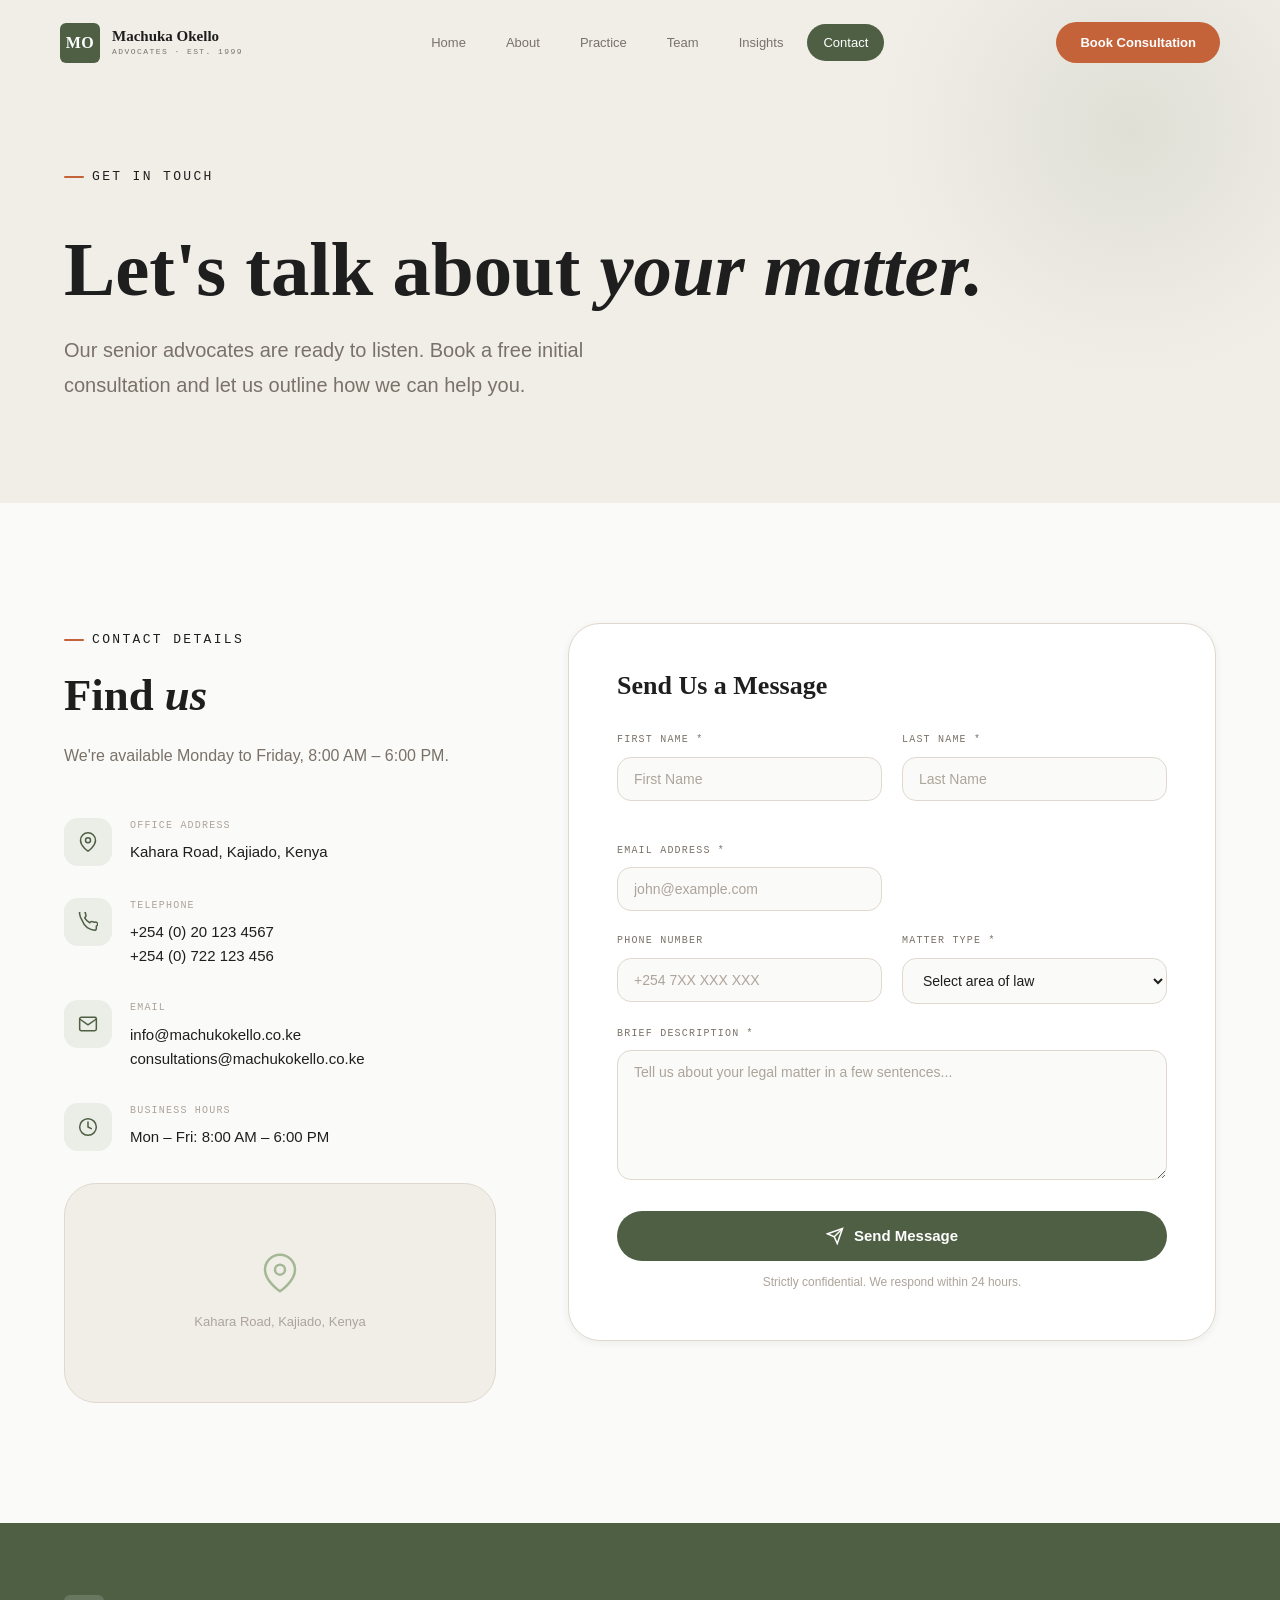
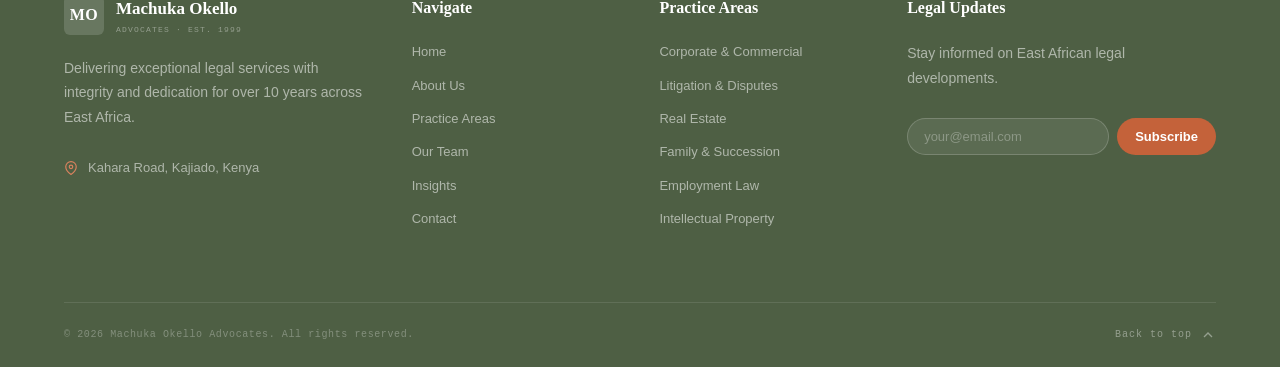
<file: contact.html>
<!DOCTYPE html>
<html lang="en">
<head>
  <meta charset="UTF-8" />
  <meta name="viewport" content="width=device-width, initial-scale=1.0" />
  <title>Contact — Machuka Okello Advocates</title>
  <link rel="stylesheet" href="style.css" />
  <link rel="icon" type="image/x-icon" href="favicon_moa.png">
</head>
<body>

<div id="progress-bar"></div>

<header id="navbar">
  <div class="nav-wrap">
    <a href="index.html" class="nav-logo">
      <div class="nav-logo-mark">MO</div>
      <div class="nav-logo-text">
        <strong>Machuka Okello</strong>
        <span>Advocates · Est. 1999</span>
      </div>
    </a>
    <nav class="nav-links-center">
      <a href="index.html">Home</a>
      <a href="about.html">About</a>
      <a href="practice.html">Practice</a>
      <a href="team.html">Team</a>
      <a href="insights.html">Insights</a>
      <a href="contact.html" class="active">Contact</a>
    </nav>
    <a href="contact.html" class="nav-cta">Book Consultation</a>
    <button class="nav-hamburger" id="nav-hamburger" onclick="toggleMobileMenu()" aria-label="Menu">
      <span></span><span></span>
    </button>
  </div>
  <nav class="mobile-nav" id="mobile-nav">
    <a href="index.html">Home</a>
    <a href="about.html">About</a>
    <a href="practice.html">Practice</a>
    <a href="team.html">Team</a>
    <a href="insights.html">Insights</a>
    <a href="contact.html" class="active">Contact</a>
    <a href="contact.html" class="mobile-cta">Book Consultation</a>
  </nav>
</header>

<div class="page-hero">
  <div class="wrap page-hero-inner">
    <div class="page-hero-kicker fade-up"><div class="tag">Get In Touch</div></div>
    <h1 class="page-title fade-up" style="transition-delay:.1s">Let's talk about <em>your matter.</em></h1>
    <p class="lead fade-up" style="max-width:540px;margin-top:24px;transition-delay:.2s">Our senior advocates are ready to listen. Book a free initial consultation and let us outline how we can help you.</p>
  </div>
</div>

<section class="section-pad" style="background:var(--cream);">
  <div class="wrap">
    <div class="contact-page-grid">

      <div class="contact-info-col fade-left">
        <div class="tag">Contact Details</div>
        <h2 class="section-title">Find <em>us</em></h2>
        <p class="lead" style="font-size:16px;margin-bottom:48px;">We're available Monday to Friday, 8:00 AM – 6:00 PM.</p>

        <div class="ci-item">
          <div class="ci-icon"><svg viewBox="0 0 24 24" fill="none" stroke="currentColor" stroke-width="1.8" stroke-linecap="round" stroke-linejoin="round"><path d="M21 10c0 7-9 13-9 13s-9-6-9-13a9 9 0 0 1 18 0z"/><circle cx="12" cy="10" r="3"/></svg></div>
          <div>
            <div class="ci-label">Office Address</div>
            <div class="ci-value">Kahara Road, Kajiado, Kenya</div>
          </div>
        </div>
        <div class="ci-item">
          <div class="ci-icon"><svg viewBox="0 0 24 24" fill="none" stroke="currentColor" stroke-width="1.8" stroke-linecap="round" stroke-linejoin="round"><path d="M22 16.92v3a2 2 0 0 1-2.18 2 19.79 19.79 0 0 1-8.63-3.07A19.5 19.5 0 0 1 4.88 9.88 19.79 19.79 0 0 1 1.77 1.25a2 2 0 0 1 1.98-2.18h3a2 2 0 0 1 2 1.72c.127.96.361 1.903.7 2.81a2 2 0 0 1-.45 2.11L8.09 6.91a16 16 0 0 0 6 6l.91-.91a2 2 0 0 1 2.11-.45c.907.339 1.85.573 2.81.7A2 2 0 0 1 22 16.92z"/></svg></div>
          <div>
            <div class="ci-label">Telephone</div>
            <div class="ci-value">+254 (0) 20 123 4567<br>+254 (0) 722 123 456</div>
          </div>
        </div>
        <div class="ci-item">
          <div class="ci-icon"><svg viewBox="0 0 24 24" fill="none" stroke="currentColor" stroke-width="1.8" stroke-linecap="round" stroke-linejoin="round"><path d="M4 4h16c1.1 0 2 .9 2 2v12c0 1.1-.9 2-2 2H4c-1.1 0-2-.9-2-2V6c0-1.1.9-2 2-2z"/><polyline points="22,6 12,13 2,6"/></svg></div>
          <div>
            <div class="ci-label">Email</div>
            <div class="ci-value">info@machukokello.co.ke<br>consultations@machukokello.co.ke</div>
          </div>
        </div>
        <div class="ci-item">
          <div class="ci-icon"><svg viewBox="0 0 24 24" fill="none" stroke="currentColor" stroke-width="1.8" stroke-linecap="round" stroke-linejoin="round"><circle cx="12" cy="12" r="10"/><polyline points="12 6 12 12 16 14"/></svg></div>
          <div>
            <div class="ci-label">Business Hours</div>
            <div class="ci-value">Mon – Fri: 8:00 AM – 6:00 PM</div>
          </div>
        </div>

        <div class="ci-map">
          <div class="ci-map-placeholder">
            <svg viewBox="0 0 24 24" fill="none" stroke="currentColor" stroke-width="1.5"><path d="M21 10c0 7-9 13-9 13s-9-6-9-13a9 9 0 0 1 18 0z"/><circle cx="12" cy="10" r="3"/></svg>
            <p>Kahara Road, Kajiado, Kenya</p>
          </div>
        </div>
      </div>

      <div class="contact-form-col fade-right">
        <h3>Send Us a Message</h3>
        <form id="contact-form" onsubmit="submitContactForm(event)">
          <div class="form-row">
            <div class="form-group">
              <label for="cf-name">First Name *</label>
              <input type="text" id="cf-name" placeholder="First Name" required />
            </div>
            <div class="form-group">
              <label for="cf-name">Last Name *</label>
              <input type="text" id="cf-name" placeholder="Last Name" required />
            </div>
            <div class="form-group">
              <label for="cf-email">Email Address *</label>
              <input type="email" id="cf-email" placeholder="john@example.com" required />
            </div>
          </div>
          <div class="form-row">
            <div class="form-group">
              <label for="cf-phone">Phone Number</label>
              <input type="tel" id="cf-phone" placeholder="+254 7XX XXX XXX" />
            </div>
            <div class="form-group">
              <label for="cf-service">Matter Type *</label>
              <select id="cf-service" required>
                <option value="" disabled selected>Select area of law</option>
                <option>Corporate &amp; Commercial</option>
                <option>Litigation &amp; Disputes</option>
                <option>Real Estate</option>
                <option>Family &amp; Succession</option>
                <option>Employment &amp; Labour</option>
                <option>Intellectual Property</option>
                <option>Banking &amp; Finance</option>
                <option>International Trade</option>
                <option>Other</option>
              </select>
            </div>
          </div>
          <div class="form-group">
            <label for="cf-message">Brief Description *</label>
            <textarea id="cf-message" placeholder="Tell us about your legal matter in a few sentences..." required></textarea>
          </div>
          <button type="submit" class="form-submit" id="submit-btn">
            <svg width="18" height="18" viewBox="0 0 24 24" fill="none" stroke="currentColor" stroke-width="2"><line x1="22" y1="2" x2="11" y2="13"/><polygon points="22 2 15 22 11 13 2 9 22 2"/></svg>
            Send Message
          </button>
          <p class="form-note">Strictly confidential. We respond within 24 hours.</p>
        </form>
        <div class="form-success" id="form-success">
          <div class="fs-icon"><svg viewBox="0 0 24 24" fill="none" stroke="currentColor" stroke-width="2.5"><path d="M22 11.08V12a10 10 0 1 1-5.93-9.14"/><polyline points="22 4 12 14.01 9 11.01"/></svg></div>
          <h3>Message Received!</h3>
          <p>Thank you for reaching out. We'll be in touch within 24 hours.</p>
        </div>
      </div>

    </div>
  </div>
</section>

<footer>
  <div class="wrap">
    <div class="footer-inner">
      <div>
        <div class="footer-brand"><div class="nav-logo-mark">MO</div><div><div class="footer-brand-name">Machuka Okello</div><div class="footer-brand-sub">Advocates · Est. 1999</div></div></div>
        <p class="footer-desc">Delivering exceptional legal services with integrity and dedication for over 10 years across East Africa.</p>
        <div class="footer-contact-line"><svg viewBox="0 0 24 24" fill="none" stroke="currentColor" stroke-width="2" stroke-linecap="round" stroke-linejoin="round"><path d="M21 10c0 7-9 13-9 13s-9-6-9-13a9 9 0 0 1 18 0z"/><circle cx="12" cy="10" r="3"/></svg>Kahara Road, Kajiado, Kenya</div>
      </div>
      <div class="footer-col"><h5>Navigate</h5><a href="index.html">Home</a><a href="about.html">About Us</a><a href="practice.html">Practice Areas</a><a href="team.html">Our Team</a><a href="insights.html">Insights</a><a href="contact.html">Contact</a></div>
      <div class="footer-col"><h5>Practice Areas</h5><a href="practice.html">Corporate &amp; Commercial</a><a href="practice.html">Litigation &amp; Disputes</a><a href="practice.html">Real Estate</a><a href="practice.html">Family &amp; Succession</a><a href="practice.html">Employment Law</a><a href="practice.html">Intellectual Property</a></div>
      <div class="footer-col"><h5>Legal Updates</h5><p class="footer-desc">Stay informed on East African legal developments.</p><div class="footer-nl-form"><input type="email" id="nl-email" placeholder="your@email.com" /><button onclick="subscribeNewsletter()">Subscribe</button></div></div>
    </div>
    <div class="footer-bottom">
      <p>© <span id="year"></span> Machuka Okello Advocates. All rights reserved.</p>
      <a href="#" class="footer-back-top" onclick="window.scrollTo({top:0,behavior:'smooth'});return false;">Back to top <svg viewBox="0 0 24 24" fill="none" stroke="currentColor" stroke-width="2"><polyline points="18 15 12 9 6 15"/></svg></a>
    </div>
  </div>
</footer>

<div id="toast"></div>
<script src="script.js"></script>
<script>document.getElementById('year').textContent = new Date().getFullYear();</script>
</body>
</html>
</file>
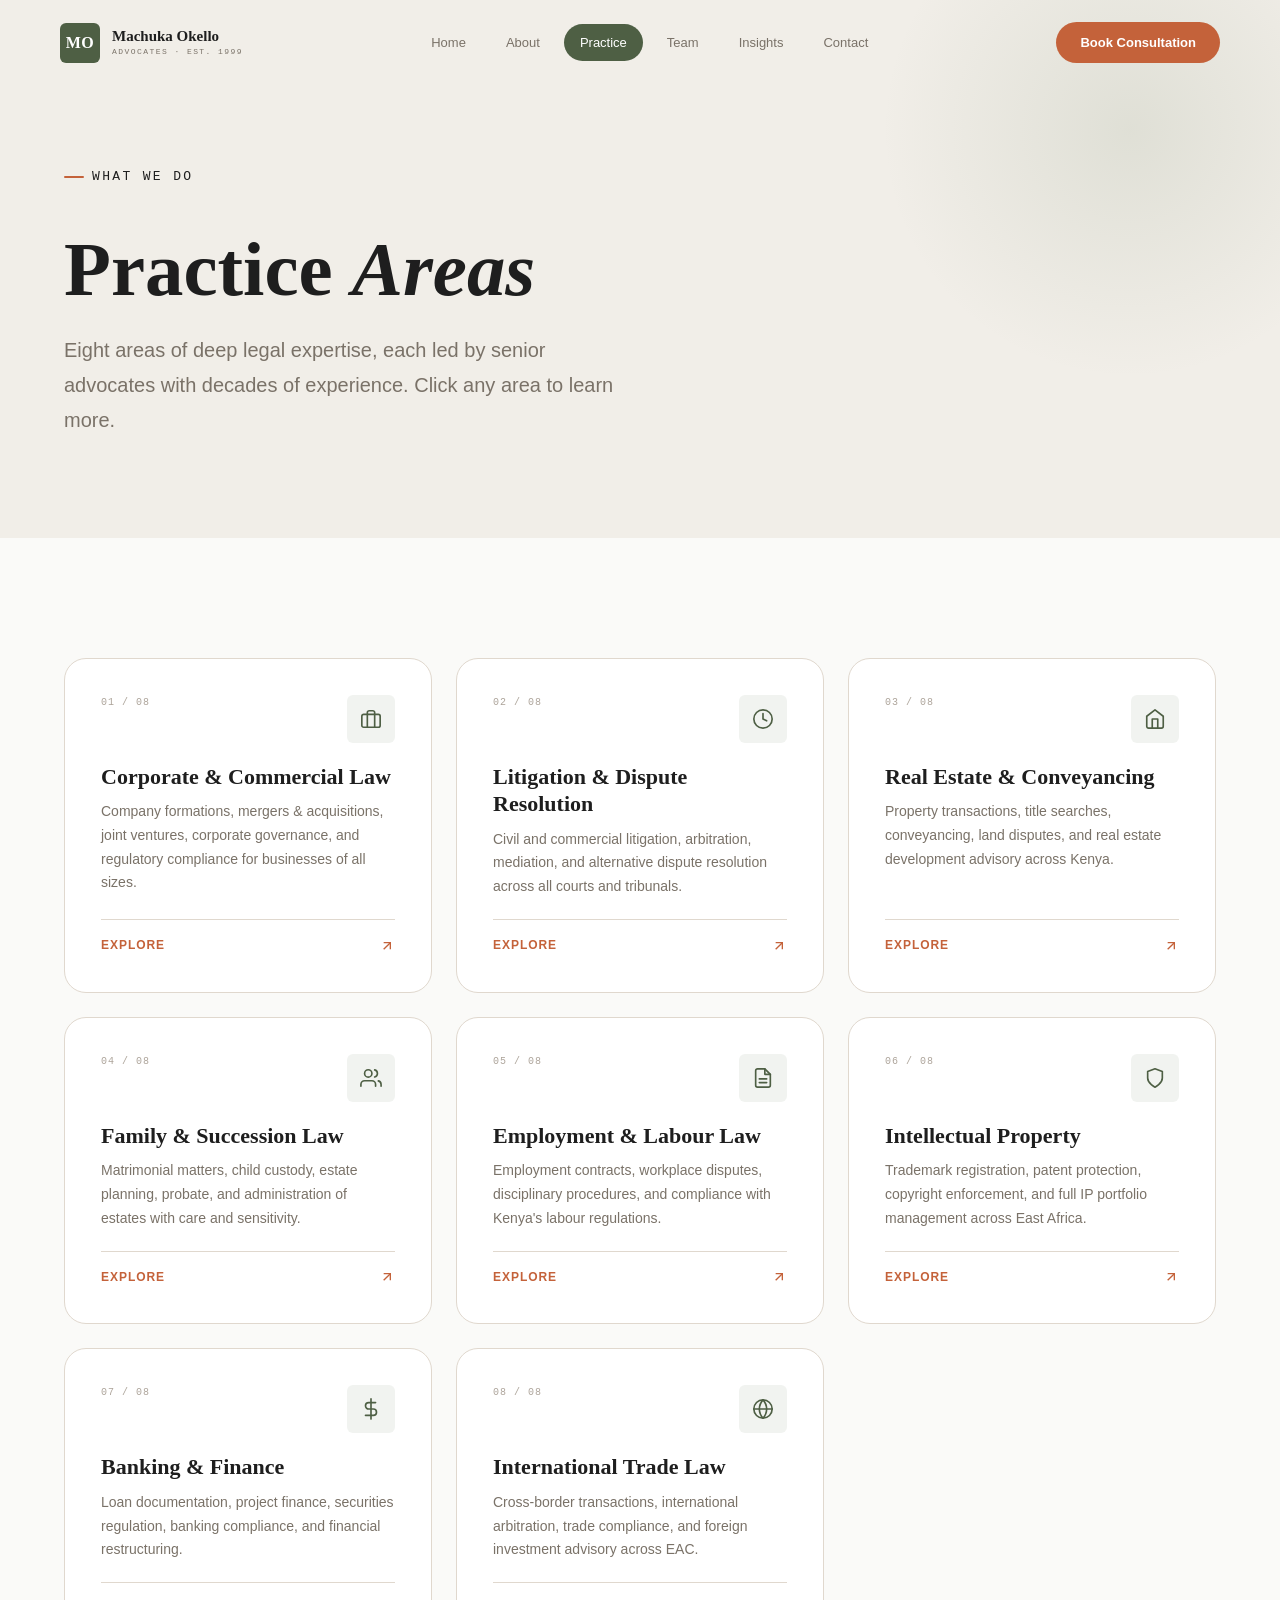
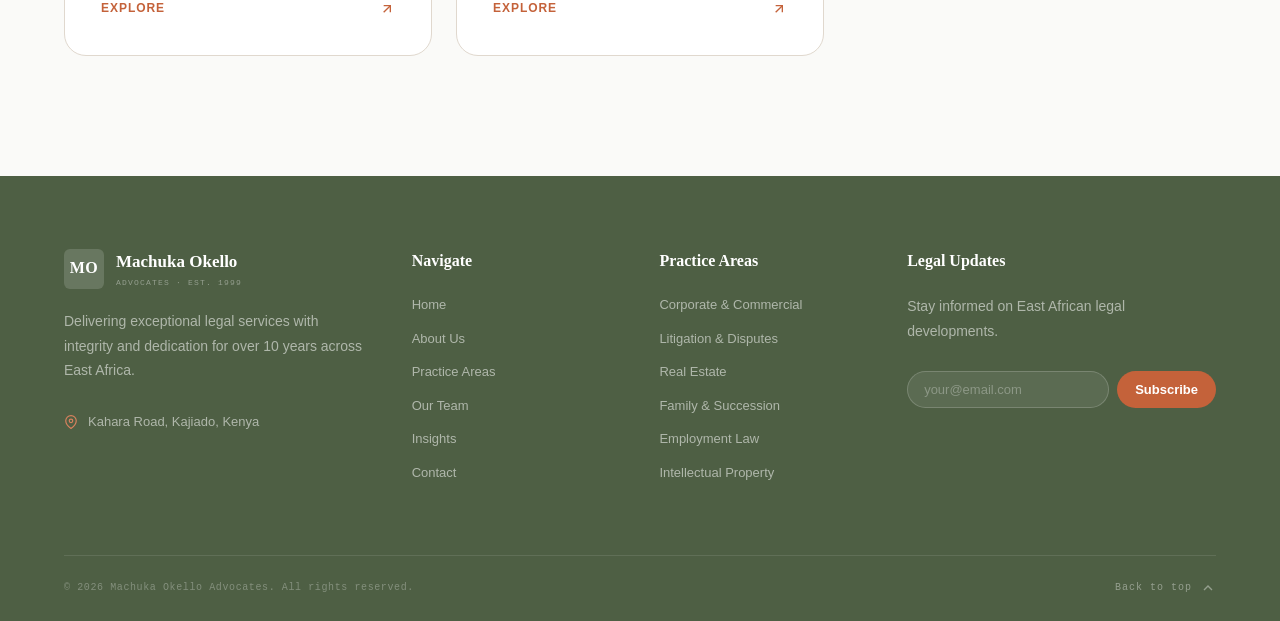
<file: practice.html>
<!DOCTYPE html>
<html lang="en">
<head>
  <meta charset="UTF-8" />
  <meta name="viewport" content="width=device-width, initial-scale=1.0" />
  <title>Practice Areas — Machuka Okello Advocates</title>
  <link rel="stylesheet" href="style.css" />
  <link rel="icon" type="image/x-icon" href="favicon_moa.png">
</head>
<body>

<div id="progress-bar"></div>

<header id="navbar">
  <div class="nav-wrap">
    <a href="index.html" class="nav-logo">
      <div class="nav-logo-mark">MO</div>
      <div class="nav-logo-text">
        <strong>Machuka Okello</strong>
        <span>Advocates · Est. 1999</span>
      </div>
    </a>
    <nav class="nav-links-center">
      <a href="index.html">Home</a>
      <a href="about.html">About</a>
      <a href="practice.html" class="active">Practice</a>
      <a href="team.html">Team</a>
      <a href="insights.html">Insights</a>
      <a href="contact.html">Contact</a>
    </nav>
    <a href="contact.html" class="nav-cta">Book Consultation</a>
    <button class="nav-hamburger" id="nav-hamburger" onclick="toggleMobileMenu()" aria-label="Menu">
      <span></span><span></span>
    </button>
  </div>
  <nav class="mobile-nav" id="mobile-nav">
    <a href="index.html">Home</a>
    <a href="about.html">About</a>
    <a href="practice.html" class="active">Practice</a>
    <a href="team.html">Team</a>
    <a href="insights.html">Insights</a>
    <a href="contact.html">Contact</a>
    <a href="contact.html" class="mobile-cta">Book Consultation</a>
  </nav>
</header>

<div class="page-hero">
  <div class="wrap page-hero-inner">
    <div class="page-hero-kicker fade-up"><div class="tag">What We Do</div></div>
    <h1 class="page-title fade-up" style="transition-delay:.1s">Practice <em>Areas</em></h1>
    <p class="lead fade-up" style="max-width:560px;margin-top:24px;transition-delay:.2s">Eight areas of deep legal expertise, each led by senior advocates with decades of experience. Click any area to learn more.</p>
  </div>
</div>

<section class="practice-intro section-pad">
  <div class="wrap">
    <div class="practice-grid stagger">

      <div class="pa-full-card" onclick="openPracticeModal(0)">
        <div class="pa-card-header">
          <div class="pa-card-num-badge">01 / 08</div>
          <div class="pa-card-icon2"><svg viewBox="0 0 24 24" fill="none" stroke="currentColor" stroke-width="1.8" stroke-linecap="round" stroke-linejoin="round"><rect x="2" y="7" width="20" height="14" rx="2"/><path d="M16 21V5a2 2 0 0 0-2-2h-4a2 2 0 0 0-2 2v16"/></svg></div>
        </div>
        <h3>Corporate &amp; Commercial Law</h3>
        <p>Company formations, mergers &amp; acquisitions, joint ventures, corporate governance, and regulatory compliance for businesses of all sizes.</p>
        <div class="pa-card-footer">
          <span>Explore</span>
          <svg viewBox="0 0 24 24" fill="none" stroke="currentColor" stroke-width="2"><line x1="7" y1="17" x2="17" y2="7"/><polyline points="7 7 17 7 17 17"/></svg>
        </div>
      </div>

      <div class="pa-full-card" onclick="openPracticeModal(1)">
        <div class="pa-card-header">
          <div class="pa-card-num-badge">02 / 08</div>
          <div class="pa-card-icon2"><svg viewBox="0 0 24 24" fill="none" stroke="currentColor" stroke-width="1.8" stroke-linecap="round" stroke-linejoin="round"><circle cx="12" cy="12" r="10"/><polyline points="12 6 12 12 16 14"/></svg></div>
        </div>
        <h3>Litigation &amp; Dispute Resolution</h3>
        <p>Civil and commercial litigation, arbitration, mediation, and alternative dispute resolution across all courts and tribunals.</p>
        <div class="pa-card-footer">
          <span>Explore</span>
          <svg viewBox="0 0 24 24" fill="none" stroke="currentColor" stroke-width="2"><line x1="7" y1="17" x2="17" y2="7"/><polyline points="7 7 17 7 17 17"/></svg>
        </div>
      </div>

      <div class="pa-full-card" onclick="openPracticeModal(2)">
        <div class="pa-card-header">
          <div class="pa-card-num-badge">03 / 08</div>
          <div class="pa-card-icon2"><svg viewBox="0 0 24 24" fill="none" stroke="currentColor" stroke-width="1.8" stroke-linecap="round" stroke-linejoin="round"><path d="M3 9l9-7 9 7v11a2 2 0 0 1-2 2H5a2 2 0 0 1-2-2z"/><polyline points="9 22 9 12 15 12 15 22"/></svg></div>
        </div>
        <h3>Real Estate &amp; Conveyancing</h3>
        <p>Property transactions, title searches, conveyancing, land disputes, and real estate development advisory across Kenya.</p>
        <div class="pa-card-footer">
          <span>Explore</span>
          <svg viewBox="0 0 24 24" fill="none" stroke="currentColor" stroke-width="2"><line x1="7" y1="17" x2="17" y2="7"/><polyline points="7 7 17 7 17 17"/></svg>
        </div>
      </div>

      <div class="pa-full-card" onclick="openPracticeModal(3)">
        <div class="pa-card-header">
          <div class="pa-card-num-badge">04 / 08</div>
          <div class="pa-card-icon2"><svg viewBox="0 0 24 24" fill="none" stroke="currentColor" stroke-width="1.8" stroke-linecap="round" stroke-linejoin="round"><path d="M17 21v-2a4 4 0 0 0-4-4H5a4 4 0 0 0-4 4v2"/><circle cx="9" cy="7" r="4"/><path d="M23 21v-2a4 4 0 0 0-3-3.87"/><path d="M16 3.13a4 4 0 0 1 0 7.75"/></svg></div>
        </div>
        <h3>Family &amp; Succession Law</h3>
        <p>Matrimonial matters, child custody, estate planning, probate, and administration of estates with care and sensitivity.</p>
        <div class="pa-card-footer">
          <span>Explore</span>
          <svg viewBox="0 0 24 24" fill="none" stroke="currentColor" stroke-width="2"><line x1="7" y1="17" x2="17" y2="7"/><polyline points="7 7 17 7 17 17"/></svg>
        </div>
      </div>

      <div class="pa-full-card" onclick="openPracticeModal(4)">
        <div class="pa-card-header">
          <div class="pa-card-num-badge">05 / 08</div>
          <div class="pa-card-icon2"><svg viewBox="0 0 24 24" fill="none" stroke="currentColor" stroke-width="1.8" stroke-linecap="round" stroke-linejoin="round"><path d="M14 2H6a2 2 0 0 0-2 2v16a2 2 0 0 0 2 2h12a2 2 0 0 0 2-2V8z"/><polyline points="14 2 14 8 20 8"/><line x1="16" y1="13" x2="8" y2="13"/><line x1="16" y1="17" x2="8" y2="17"/></svg></div>
        </div>
        <h3>Employment &amp; Labour Law</h3>
        <p>Employment contracts, workplace disputes, disciplinary procedures, and compliance with Kenya's labour regulations.</p>
        <div class="pa-card-footer">
          <span>Explore</span>
          <svg viewBox="0 0 24 24" fill="none" stroke="currentColor" stroke-width="2"><line x1="7" y1="17" x2="17" y2="7"/><polyline points="7 7 17 7 17 17"/></svg>
        </div>
      </div>

      <div class="pa-full-card" onclick="openPracticeModal(5)">
        <div class="pa-card-header">
          <div class="pa-card-num-badge">06 / 08</div>
          <div class="pa-card-icon2"><svg viewBox="0 0 24 24" fill="none" stroke="currentColor" stroke-width="1.8" stroke-linecap="round" stroke-linejoin="round"><path d="M12 22s8-4 8-10V5l-8-3-8 3v7c0 6 8 10 8 10z"/></svg></div>
        </div>
        <h3>Intellectual Property</h3>
        <p>Trademark registration, patent protection, copyright enforcement, and full IP portfolio management across East Africa.</p>
        <div class="pa-card-footer">
          <span>Explore</span>
          <svg viewBox="0 0 24 24" fill="none" stroke="currentColor" stroke-width="2"><line x1="7" y1="17" x2="17" y2="7"/><polyline points="7 7 17 7 17 17"/></svg>
        </div>
      </div>

      <div class="pa-full-card" onclick="openPracticeModal(6)">
        <div class="pa-card-header">
          <div class="pa-card-num-badge">07 / 08</div>
          <div class="pa-card-icon2"><svg viewBox="0 0 24 24" fill="none" stroke="currentColor" stroke-width="1.8" stroke-linecap="round" stroke-linejoin="round"><line x1="12" y1="1" x2="12" y2="23"/><path d="M17 5H9.5a3.5 3.5 0 0 0 0 7h5a3.5 3.5 0 0 1 0 7H6"/></svg></div>
        </div>
        <h3>Banking &amp; Finance</h3>
        <p>Loan documentation, project finance, securities regulation, banking compliance, and financial restructuring.</p>
        <div class="pa-card-footer">
          <span>Explore</span>
          <svg viewBox="0 0 24 24" fill="none" stroke="currentColor" stroke-width="2"><line x1="7" y1="17" x2="17" y2="7"/><polyline points="7 7 17 7 17 17"/></svg>
        </div>
      </div>

      <div class="pa-full-card" onclick="openPracticeModal(7)">
        <div class="pa-card-header">
          <div class="pa-card-num-badge">08 / 08</div>
          <div class="pa-card-icon2"><svg viewBox="0 0 24 24" fill="none" stroke="currentColor" stroke-width="1.8" stroke-linecap="round" stroke-linejoin="round"><circle cx="12" cy="12" r="10"/><line x1="2" y1="12" x2="22" y2="12"/><path d="M12 2a15.3 15.3 0 0 1 4 10 15.3 15.3 0 0 1-4 10 15.3 15.3 0 0 1-4-10 15.3 15.3 0 0 1 4-10z"/></svg></div>
        </div>
        <h3>International Trade Law</h3>
        <p>Cross-border transactions, international arbitration, trade compliance, and foreign investment advisory across EAC.</p>
        <div class="pa-card-footer">
          <span>Explore</span>
          <svg viewBox="0 0 24 24" fill="none" stroke="currentColor" stroke-width="2"><line x1="7" y1="17" x2="17" y2="7"/><polyline points="7 7 17 7 17 17"/></svg>
        </div>
      </div>

    </div>
  </div>
</section>

<!-- PRACTICE MODAL -->
<div id="practice-modal" class="modal-bg" onclick="closeModalOnBackdrop(event,'practice-modal')">
  <div class="modal-box">
    <button class="modal-close" onclick="closeModal('practice-modal')"><svg viewBox="0 0 24 24" fill="none" stroke="currentColor" stroke-width="2"><line x1="18" y1="6" x2="6" y2="18"/><line x1="6" y1="6" x2="18" y2="18"/></svg></button>
    <div class="tag" style="margin-bottom:16px;">Practice Area</div>
    <h3 id="pm-title"></h3>
    <p class="modal-sub" id="pm-sub"></p>
    <div class="modal-divider"></div>
    <h4>What We Handle</h4>
    <ul class="modal-list" id="pm-list"></ul>
    <div class="modal-divider"></div>
    <h4>Why Choose Us</h4>
    <p id="pm-why"></p>
    <div class="modal-cta">
      <a href="contact.html" class="btn-terra" style="width:100%;justify-content:center;">
        Book a Consultation
        <svg width="16" height="16" viewBox="0 0 24 24" fill="none" stroke="currentColor" stroke-width="2"><line x1="5" y1="12" x2="19" y2="12"/><polyline points="12 5 19 12 12 19"/></svg>
      </a>
    </div>
  </div>
</div>

<!-- FOOTER -->
<footer>
  <div class="wrap">
    <div class="footer-inner">
      <div>
        <div class="footer-brand">
          <div class="nav-logo-mark">MO</div>
          <div><div class="footer-brand-name">Machuka Okello</div><div class="footer-brand-sub">Advocates · Est. 1999</div></div>
        </div>
        <p class="footer-desc">Delivering exceptional legal services with integrity and dedication for over 10 years across East Africa.</p>
        <div class="footer-contact-line"><svg viewBox="0 0 24 24" fill="none" stroke="currentColor" stroke-width="2" stroke-linecap="round" stroke-linejoin="round"><path d="M21 10c0 7-9 13-9 13s-9-6-9-13a9 9 0 0 1 18 0z"/><circle cx="12" cy="10" r="3"/></svg>Kahara Road, Kajiado, Kenya</div>
      </div>
      <div class="footer-col"><h5>Navigate</h5><a href="index.html">Home</a><a href="about.html">About Us</a><a href="practice.html">Practice Areas</a><a href="team.html">Our Team</a><a href="insights.html">Insights</a><a href="contact.html">Contact</a></div>
      <div class="footer-col"><h5>Practice Areas</h5><a href="practice.html">Corporate &amp; Commercial</a><a href="practice.html">Litigation &amp; Disputes</a><a href="practice.html">Real Estate</a><a href="practice.html">Family &amp; Succession</a><a href="practice.html">Employment Law</a><a href="practice.html">Intellectual Property</a></div>
      <div class="footer-col"><h5>Legal Updates</h5><p class="footer-desc">Stay informed on East African legal developments.</p><div class="footer-nl-form"><input type="email" id="nl-email" placeholder="your@email.com" /><button onclick="subscribeNewsletter()">Subscribe</button></div></div>
    </div>
    <div class="footer-bottom">
      <p>© <span id="year"></span> Machuka Okello Advocates. All rights reserved.</p>
      <a href="#" class="footer-back-top" onclick="window.scrollTo({top:0,behavior:'smooth'});return false;">Back to top <svg viewBox="0 0 24 24" fill="none" stroke="currentColor" stroke-width="2"><polyline points="18 15 12 9 6 15"/></svg></a>
    </div>
  </div>
</footer>

<div id="toast"></div>
<script src="script.js"></script>
<script>document.getElementById('year').textContent = new Date().getFullYear();</script>
</body>
</html>
</file>
<file: style.css>
/* =============================================
   RESET & BASE
============================================= */
*, *::before, *::after { box-sizing: border-box; margin: 0; padding: 0; }
html { scroll-behavior: smooth; font-size: 16px; }
body {
  font-family: 'Sora', sans-serif;
  background: #FAFAF8;
  color: #1E1E1E;
  line-height: 1.65;
  max-width: 100vw;
  overflow-x: hidden;
}
img { display: block; max-width: 100%; }
a { text-decoration: none; color: inherit; }
ul { list-style: none; }
button { cursor: pointer; border: none; background: none; font-family: inherit; }
input, textarea, select { font-family: inherit; }

/* =============================================
   TOKENS
============================================= */
:root {
  --sage:      #7A8C6E;
  --sage-lt:   #A4B896;
  --sage-dk:   #4E5F44;
  --terra:     #C4623A;
  --terra-lt:  #D9825E;
  --cream:     #FAFAF8;
  --cream-dk:  #F1EEE8;
  --sand:      #E8E0D4;
  --ink:       #1E1E1E;
  --ink-lt:    #3A3A3A;
  --muted:     #7A7268;
  --muted-lt:  #ADA49A;
  --white:     #FFFFFF;
  --border:    #E0D8CE;
  --shadow-sm: 0 2px 8px rgba(30,30,30,.06);
  --shadow-md: 0 6px 24px rgba(30,30,30,.10);
  --shadow-lg: 0 16px 56px rgba(30,30,30,.14);
  --r-sm: 6px; --r-md: 14px; --r-lg: 22px; --r-xl: 32px;
  --t: 0.28s ease;
}

/* =============================================
   TYPOGRAPHY
============================================= */
@import url('https://fonts.googleapis.com/css2?family=Sora:wght@300;400;500;600;700&family=Fraunces:ital,wght@0,300;0,600;0,700;1,300;1,600&family=Space+Mono:wght@400;700&display=swap');

h1, h2, h3, h4 { font-family: 'Fraunces', serif; line-height: 1.1; font-weight: 600; }
em { font-style: italic; }

.page-title { font-size: clamp(42px, 6vw, 88px); font-weight: 700; color: var(--ink); line-height: 1.0; }
.section-title { font-size: clamp(28px, 3.5vw, 52px); font-weight: 600; color: var(--ink); line-height: 1.15; }
.lead { font-size: clamp(16px, 1.8vw, 20px); color: var(--muted); line-height: 1.75; }

.tag {
  display: inline-flex; align-items: center; gap: 8px;
  font-family: 'Space Mono', monospace;
  font-size: 13px; letter-spacing: .18em; text-transform: uppercase;
  color: var(--offwhite); margin-bottom: 20px;
}
.section-divider { color: var(--muted); margin: 60px 0px -80px 0px; }
.tag::before { content:''; display:block; width:20px; height:2px; background:var(--terra); border-radius:2px; }

/* =============================================
   LAYOUT
============================================= */
.wrap { width: 90%; max-width: 1200px; /* controls how wide content can go */ margin: 0 auto; }
@media (max-width:640px) { .wrap { padding: 0 20px; } }

.section-pad { padding: 120px 0; }
@media (max-width:768px) { .section-pad { padding: 72px 0; } }

/* =============================================
   SCROLL PROGRESS
============================================= */
#progress-bar {
  position: fixed; top:0; left:0; height: 3px;
  width: 0%; background: var(--terra);
  z-index: 9999; transition: width .08s linear;
  border-radius: 0 2px 2px 0;
}

/* =============================================
   NAVBAR
============================================= */
#navbar {
  position: fixed; top:0; left:0; right:0; z-index: 1000;
  transition: background var(--t), box-shadow var(--t);
}
#navbar.scrolled { background: rgba(250,250,248,.65); backdrop-filter: blur(14px); box-shadow: 0 1px 0 var(--border); }

.nav-wrap { display: flex; align-items: center; justify-content: space-between; max-width: 1240px; margin: 0 auto; padding: 22px 40px; }

.nav-logo { display: flex; align-items: center; gap: 12px; }
.nav-logo-mark {
  width: 40px; height: 40px; border-radius: var(--r-sm);
  background: var(--sage-dk);
  display: flex; align-items: center; justify-content: center;
  font-family: 'Fraunces', serif; font-size: 16px; font-weight: 700; color: #fff; letter-spacing: .03em;
}
.nav-logo-text { display: flex; flex-direction: column; }
.nav-logo-text strong { font-family: 'Fraunces', serif; font-size: 15px; font-weight: 600; color: var(--ink); line-height: 1.2; }
.nav-logo-text span { font-family: 'Space Mono', monospace; font-size: 8px; letter-spacing: .18em; color: var(--muted); text-transform: uppercase; }

.nav-links-center { display: flex; align-items: center; gap: 8px; }
.nav-links-center a {
  font-size: 13px; font-weight: 500; color: var(--muted);
  padding: 8px 16px; border-radius: 99px;
  transition: background var(--t), color var(--t);
}
.nav-links-center a:hover { background: var(--cream-dk); color: var(--ink); }
.nav-links-center a.active { background: var(--sage-dk); color: #fff; }

.nav-cta {
  background: var(--terra); color: #fff;
  font-size: 13px; font-weight: 600;
  padding: 10px 24px; border-radius: 99px;
  transition: background var(--t), transform var(--t);
}
.nav-cta:hover { background: var(--terra-lt); transform: translateY(-7px); }

.nav-hamburger { display: none; flex-direction: column; gap: 5px; padding: 4px; }
.nav-hamburger span { display:block; width:22px; height:2px; background:var(--ink); border-radius:2px; transition:all var(--t); }

.mobile-nav {
  display: none; flex-direction: column;
  background: rgba(250,250,248,.97); backdrop-filter: blur(14px);
  border-top: 1px solid var(--border);
  padding: 20px 40px 28px;
}
.mobile-nav.open { display: flex; }
.mobile-nav a { padding: 13px 0; font-size: 15px; font-weight: 500; color: var(--muted); border-bottom: 1px solid var(--border); transition: color var(--t); }
.mobile-nav a:hover, .mobile-nav a.active { color: var(--sage-dk); }
.mobile-nav .mobile-cta { margin-top: 18px; background: var(--terra); color: #fff; text-align: center; padding: 14px; border-radius: 99px; font-weight: 600; border: none; transition:all var(--t); }
.mobile-cta:hover { background:var(--cream-dk); transform:translateY(-7px); }

@media (max-width: 960px) { .nav-links-center { display:none; } .nav-cta { display:none; } .nav-hamburger { display:flex; } }
@media (max-width: 640px) { .nav-wrap { padding: 16px 20px; } }

/* =============================================
   BUTTONS
============================================= */
.btn-primary {
  display: inline-flex; align-items: center; gap: 10px;
  background: var(--sage-dk); color: #fff;
  font-size: 14px; font-weight: 600;
  padding: 14px 28px; border-radius: 99px;
  transition: background var(--t), transform var(--t), box-shadow var(--t);
}
.btn-primary:hover { background: var(--sage); transform: translateY(-7px); box-shadow: 0 10px 28px rgba(78,95,68,.28); }
.btn-primary svg { width:16px; height:16px; }

.btn-terra {
  display: inline-flex; align-items: center; gap: 10px;
  background: var(--terra); color: #fff;
  font-size: 14px; font-weight: 600;
  padding: 14px 28px; border-radius: 99px;
  transition: background var(--t), transform var(--t), box-shadow var(--t);
}
.btn-terra:hover { background: var(--terra-lt); transform: translateY(-7px); box-shadow: 0 10px 28px rgba(196,98,58,.28); }

.btn-outline {
  display: inline-flex; align-items: center; gap: 10px;
  border: 1.5px solid var(--border); color: var(--ink);
  font-size: 14px; font-weight: 500;
  padding: 13px 28px; border-radius: 99px;
  transition: all var(--t);
}
.btn-outline:hover { border-color: var(--sage-dk); color: var(--sage-dk); background: rgba(78,95,68,.05); transform: translateY(-7px); }

/* =============================================
   PAGE HERO (shared)
============================================= */
.page-hero {
  padding: 160px 0 100px;
  position: relative; overflow: hidden;
  background: var(--cream-dk);
}
.page-hero::before {
  content: '';
  position: absolute; top: -120px; right: -100px;
  width: 500px; height: 500px;
  border-radius: 50%;
  background: radial-gradient(circle, rgba(122,140,110,.15) 0%, transparent 70%);
  pointer-events: none;
}
.page-hero-inner { position: relative; z-index: 1; }
.page-hero-kicker { margin-bottom: 24px; }

/* =============================================
   CARDS
============================================= */
.card {
  background: var(--white); border: 1px solid var(--border);
  border-radius: var(--r-lg); padding: 36px;
  transition: border-color var(--t), box-shadow var(--t), transform var(--t);
}
.card:hover { border-color: var(--sage-lt); box-shadow: var(--shadow-md); transform: translateY(-4px); }

/* =============================================
   DIVIDER
============================================= */
.divider { height: 1px; background: var(--border); margin: 40px 0; }

/* =============================================
   TOAST
============================================= */
#toast {
  position: fixed; bottom: 28px; right: 28px;
  background: var(--ink); color: #fff;
  padding: 14px 22px; border-radius: var(--r-md);
  border-left: 4px solid var(--terra);
  font-size: 14px; font-weight: 500;
  box-shadow: var(--shadow-lg); z-index: 9999;
  transform: translateY(100px); opacity: 0;
  transition: all .4s ease;
}
#toast.show { transform: translateY(0); opacity: 1; }

/* =============================================
   FOOTER
============================================= */
footer {
  background: var(--sage-dk); color: rgba(255,255,255,.75);
  padding: 72px 0 0;
}
.footer-inner { display: grid; grid-template-columns: 1.5fr 1fr 1fr 1.3fr; gap: 48px; padding-bottom: 60px; }

.footer-brand { display: flex; align-items: center; gap: 12px; margin-bottom: 20px; }
.footer-brand .nav-logo-mark { background: rgba(255,255,255,.15); }
.footer-brand-name { font-family: 'Fraunces', serif; font-size: 17px; font-weight: 600; color: #fff; }
.footer-brand-sub { font-family: 'Space Mono', monospace; font-size: 8px; letter-spacing: .15em; color: rgba(255,255,255,.4); text-transform: uppercase; }

.footer-desc { font-size: 14px; line-height: 1.75; color: rgba(255,255,255,.55); margin-bottom: 28px; }
.footer-contact-line { display: flex; align-items: center; gap: 10px; font-size: 13px; color: rgba(255,255,255,.55); margin-bottom: 10px; }
.footer-contact-line svg { width: 14px; height: 14px; color: var(--terra-lt); flex-shrink: 0; }

.footer-col h5 { font-family: 'Fraunces', serif; font-size: 16px; font-weight: 600; color: #fff; margin-bottom: 20px; }
.footer-col a { display: block; font-size: 13px; color: rgba(255,255,255,.55); margin-bottom: 12px; transition: color var(--t); }
.footer-col a:hover { color: rgba(255,255,255,.9); }

.footer-nl-form { display: flex; gap: 8px; margin-top: 8px; }
.footer-nl-form input { flex:1; background: rgba(255,255,255,.08); border: 1px solid rgba(255,255,255,.18); border-radius: 99px; padding: 10px 16px; font-size: 13px; color: #fff; outline: none; transition: border-color var(--t); }
.footer-nl-form input::placeholder { color: rgba(255,255,255,.3); }
.footer-nl-form input:focus { border-color: var(--terra-lt); }
.footer-nl-form button { background: var(--terra); border: none; border-radius: 99px; padding: 10px 18px; color: #fff; font-size: 13px; font-weight: 600; transition: background var(--t); white-space: nowrap; }
.footer-nl-form button:hover { background: var(--terra-lt); }

.footer-bottom { border-top: 1px solid rgba(255,255,255,.1); padding: 24px 0; display: flex; align-items: center; justify-content: space-between; flex-wrap: wrap; gap: 12px; }
.footer-bottom p { font-family: 'Space Mono', monospace; font-size: 10px; letter-spacing: .06em; color: rgba(255,255,255,.3); }
.footer-back-top { display: flex; align-items: center; gap: 8px; font-family: 'Space Mono', monospace; font-size: 10px; letter-spacing: .1em; color: rgba(255,255,255,.4); transition: color var(--t); }
.footer-back-top svg { width: 16px; height: 16px; }
.footer-back-top:hover { color: rgba(255,255,255,.8); }

@media (max-width: 1024px) { .footer-inner { grid-template-columns: 1fr 1fr; gap: 40px; } }
@media (max-width: 640px) { .footer-inner { grid-template-columns: 1fr; gap: 32px; } .footer-bottom { flex-direction: column; align-items: flex-start; } }

/* =============================================
   ANIMATIONS
============================================= */
.fade-up { opacity: 0; transform: translateY(32px); transition: opacity .7s ease, transform .7s ease; }
.fade-up.visible { opacity: 1; transform: none; }
.fade-left { opacity: 0; transform: translateX(-32px); transition: opacity .7s ease, transform .7s ease; }
.fade-left.visible { opacity: 1; transform: none; }
.fade-right { opacity: 0; transform: translateX(32px); transition: opacity .7s ease, transform .7s ease; }
.fade-right.visible { opacity: 1; transform: none; }
.stagger > * { opacity: 0; transform: translateY(24px); transition: opacity .6s ease, transform .6s ease; }
.stagger.visible > *:nth-child(1) { opacity:1; transform:none; transition-delay:.05s; }
.stagger.visible > *:nth-child(2) { opacity:1; transform:none; transition-delay:.15s; }
.stagger.visible > *:nth-child(3) { opacity:1; transform:none; transition-delay:.25s; }
.stagger.visible > *:nth-child(4) { opacity:1; transform:none; transition-delay:.35s; }
.stagger.visible > *:nth-child(5) { opacity:1; transform:none; transition-delay:.45s; }
.stagger.visible > *:nth-child(6) { opacity:1; transform:none; transition-delay:.55s; }
.stagger.visible > *:nth-child(7) { opacity:1; transform:none; transition-delay:.65s; }
.stagger.visible > *:nth-child(8) { opacity:1; transform:none; transition-delay:.75s; }

/* =============================================
   MODAL (shared)
============================================= */
.modal-bg {
  position: fixed; inset: 0; z-index: 3000;
  background: rgba(30,30,30,.6); backdrop-filter: blur(6px);
  display: flex; align-items: center; justify-content: center;
  padding: 24px;
  opacity: 0; pointer-events: none;
  transition: opacity .3s ease;
}
.modal-bg.open { opacity: 1; pointer-events: all; }
.modal-box {
  background: var(--white); border-radius: var(--r-xl);
  padding: 48px; max-width: 600px; width: 100%;
  max-height: 90vh; overflow-y: auto;
  transform: translateY(20px) scale(.97);
  transition: transform .3s ease;
  box-shadow: var(--shadow-lg);
  position: relative;
}
.modal-bg.open .modal-box { transform: none; }
.modal-close {
  position: absolute; top: 20px; right: 20px;
  width: 36px; height: 36px; border-radius: 50%;
  background: var(--cream-dk); border: none;
  display: flex; align-items: center; justify-content: center;
  color: var(--muted); transition: all var(--t);
}
.modal-close svg { width:16px; height:16px; }
.modal-close:hover { background: var(--terra); color: #fff; transform: rotate(90deg); }
.modal-box h3 { font-family:'Fraunces',serif; font-size:28px; font-weight:600; color:var(--ink); margin-bottom:12px; }
.modal-box .modal-sub { font-size:15px; color:var(--muted); line-height:1.7; margin-bottom:20px; }
.modal-divider { height:1px; background:var(--border); margin:20px 0; }
.modal-box h4 { font-family:'Fraunces',serif; font-size:18px; font-weight:600; color:var(--ink); margin-bottom:12px; margin-top:20px; }
.modal-list { display:flex; flex-direction:column; gap:9px; }
.modal-list li { display:flex; align-items:flex-start; gap:10px; font-size:14px; color:var(--muted); line-height:1.6; }
.modal-list li::before { content:''; display:block; width:5px; height:5px; border-radius:50%; background:var(--terra); flex-shrink:0; margin-top:8px; }
.modal-box > p { font-size:15px; color:var(--muted); line-height:1.75; }
.modal-cta { display:flex; align-items:center; justify-content:center; gap:10px; margin-top:28px; }
@media (max-width:540px) { .modal-box { padding:28px 20px; } }

/* =============================================
   SPINNER
============================================= */
@keyframes spin { to { transform: rotate(360deg); } }
.spin-anim { animation: spin .8s linear infinite; display: inline-block; }

/* ============================================
   PAGE-SPECIFIC: INDEX (HOME)
============================================= */
.home-hero {
  min-height: 100vh; display: flex; flex-direction: column;
  justify-content: flex-end; position: relative; overflow: hidden;
}
.home-hero-bg { position:absolute; inset:0; }
.home-hero-bg img { width:100%; height:100%; object-fit:cover; }
.home-hero-bg::after {
  content:''; position:absolute; inset:0;
  background: linear-gradient(135deg, rgba(78,95,68,.92) 0%, rgba(30,30,30,.65) 60%, rgba(196,98,58,.3) 100%);
}
.home-hero-content { position:relative; z-index:2; padding: 0 0 80px; }
.home-hero-content .wrap { display:grid; grid-template-columns: 1fr 1fr; gap:60px; align-items:flex-end; }
.home-hero-right { display:flex; flex-direction:column; align-items:flex-end; justify-content:flex-end; }

.home-h1 { font-size: clamp(76px, 28vw, 130px); font-weight: 700; color: #fff; line-height: .98; margin-bottom: 40px; }
.home-h1 em { font-style: italic; color: rgba(255,255,255,.6); }

.home-hero-desc { font-size: 16px; color: rgba(255,255,255,.7); line-height: 1.8; max-width: 340px; margin-bottom: 32px; text-align: right; }
.home-hero-btns { display:flex; gap:12px; flex-wrap:wrap; justify-content:flex-end; }

.home-scroll-indicator { position:absolute; bottom:32px; left:50%; transform:translateX(-50%); z-index:2; display:flex; flex-direction:column; align-items:center; gap:8px; }
.home-scroll-indicator span { font-family:'Space Mono',monospace; font-size:9px; letter-spacing:.18em; color:rgba(255,255,255,.4); text-transform:uppercase; }
.scroll-line { width:1px; height:48px; background:linear-gradient(to bottom, rgba(255,255,255,.4), transparent); animation:scroll-line 2s ease infinite; }
@keyframes scroll-line { 0%,100%{opacity:1;transform:scaleY(1);} 50%{opacity:.3;transform:scaleY(.5);} }

.home-stats { background:var(--cream-dk); border-top:1px solid var(--border); }
.home-stats-grid { display:grid; grid-template-columns:repeat(4,1fr); }
.hsg-item { padding:48px 40px; border-right:1px solid var(--border); }
.hsg-item:last-child { border-right:none; }
.hsg-num { font-family:'Fraunces',serif; font-size:clamp(40px,4vw,64px); font-weight:700; color:var(--sage-dk); line-height:1; margin-bottom:8px; }
.hsg-lbl { font-size:13px; color:var(--muted); letter-spacing:.02em; }

.home-practices { background:var(--cream); }
.home-practices-header { display:flex; align-items:flex-end; justify-content:space-between; margin-bottom:60px; gap:20px; }
.home-practices-grid { display:grid; grid-template-columns:repeat(4,1fr); gap:20px; }
.hpc { background:var(--white); border:1px solid var(--border); border-radius:var(--r-lg); padding:32px; transition:all var(--t); cursor:pointer; }
.hpc:hover { border-color:var(--sage); box-shadow:var(--shadow-md); transform:translateY(-4px); }
.hpc-icon { width:44px; height:44px; border-radius:var(--r-sm); background:var(--cream-dk); display:flex; align-items:center; justify-content:center; margin-bottom:20px; transition:background var(--t); }
.hpc:hover .hpc-icon { background:rgba(78,95,68,.12); }
.hpc-icon svg { width:22px; height:22px; color:var(--sage-dk); }
.hpc h3 { font-family:'Fraunces',serif; font-size:18px; font-weight:600; color:var(--ink); margin-bottom:8px; line-height:1.3; }
.hpc p { font-size:13px; color:var(--muted); line-height:1.65; }
.hpc-arrow { display:inline-flex; align-items:center; gap:6px; font-size:12px; font-weight:600; color:var(--terra); margin-top:16px; opacity:0; transform:translateX(-4px); transition:all var(--t); }
.hpc-arrow svg { width:14px; height:14px; }
.hpc:hover .hpc-arrow { opacity:1; transform:none; }

.home-cta-band { background:var(--terra); padding:80px 0; }
.home-cta-inner { display:flex; align-items:center; justify-content:space-between; gap:40px; flex-wrap:wrap; }
.home-cta-inner h2 { font-family:'Fraunces',serif; font-size:clamp(28px,3.5vw,48px); font-weight:700; color:#fff; max-width:500px; line-height:1.2; }
.btn-white { display:inline-flex; align-items:center; gap:10px; background:#fff; color:var(--terra); font-size:14px; font-weight:600; padding:14px 32px; border-radius:99px; transition:all var(--t); }
.btn-white:hover { background:var(--cream-dk); transform:translateY(-7px); }

@media (max-width:960px) { .home-hero-content .wrap { grid-template-columns:1fr; } .home-hero-right { align-items:flex-start; } .home-hero-desc { text-align:left; } .home-hero-btns { justify-content:flex-start; } .home-practices-grid { grid-template-columns:repeat(2,1fr); } .home-stats-grid { grid-template-columns:repeat(2,1fr); } .hsg-item { border-bottom:1px solid var(--border); } }
@media (max-width:540px) { .home-practices-grid { grid-template-columns:1fr; } .home-stats-grid { grid-template-columns:1fr 1fr; } }

/* =============================================
   PAGE: ABOUT
============================================= */
.about-story { background:var(--cream); }
.about-story-grid { display:grid; grid-template-columns:5fr 7fr; gap:80px; align-items:center; }
.about-img-group { position:relative; }
.about-img-main { border-radius:var(--r-xl); width:100%; height:520px; object-fit:cover; }
.about-img-secondary { position:absolute; bottom:-40px; right:-32px; width:200px; height:240px; object-fit:cover; border-radius:var(--r-lg); border:6px solid var(--cream); box-shadow:var(--shadow-lg); }
.about-years-badge { position:absolute; top:32px; left:32px; background:var(--terra); color:#fff; border-radius:var(--r-md); padding:20px 24px; }
.ayb-num { font-family:'Fraunces',serif; font-size:48px; font-weight:700; line-height:1; }
.ayb-lbl { font-size:12px; font-weight:500; margin-top:4px; letter-spacing:.06em; }

.about-text-col h2 { margin-bottom:24px; }
.about-text-col p { font-size:16px; color:var(--muted); line-height:1.8; margin-bottom:16px; }
.about-values { display:grid; grid-template-columns:1fr 1fr; gap:20px; margin-top:40px; }
.av-item { background:var(--cream-dk); border-radius:var(--r-md); padding:24px; }
.av-num { font-family:'Space Mono',monospace; font-size:10px; color:var(--terra); letter-spacing:.12em; margin-bottom:10px; }
.av-title { font-family:'Fraunces',serif; font-size:17px; font-weight:600; color:var(--ink); margin-bottom:6px; }
.av-desc { font-size:13px; color:var(--muted); line-height:1.6; }

.about-awards { background:var(--sage-dk); padding:80px 0; }
.about-awards h2 { color:#fff; text-align:center; margin-bottom:48px; }
.awards-grid { display:grid; grid-template-columns:repeat(3,1fr); gap:24px; }
.award-card { background:rgba(255,255,255,.08); border:1px solid rgba(255,255,255,.12); border-radius:var(--r-lg); padding:32px; text-align:center; transition:background var(--t); }
.award-card:hover { background:rgba(255,255,255,.14); }
.award-icon { width:52px; height:52px; border-radius:50%; background:rgba(196,98,58,.25); display:flex; align-items:center; justify-content:center; margin:0 auto 16px; }
.award-icon svg { width:24px; height:24px; color:var(--terra-lt); }
.award-card h4 { font-family:'Fraunces',serif; font-size:18px; font-weight:600; color:#fff; margin-bottom:8px; }
.award-card p { font-size:13px; color:rgba(255,255,255,.5); line-height:1.6; }

@media (max-width:960px) { .about-story-grid { grid-template-columns:1fr; gap:60px; } .about-img-main { height:360px; } .about-img-secondary { width:140px; height:170px; right:-10px; } .about-values { grid-template-columns:1fr; } .awards-grid { grid-template-columns:1fr 1fr; } }
@media (max-width:540px) { .awards-grid { grid-template-columns:1fr; } }

/* =============================================
   PAGE: PRACTICE
============================================= */
.practice-intro { background:var(--cream); }
.practice-grid { display:grid; grid-template-columns:repeat(3,1fr); gap:24px; }
.pa-full-card { background:var(--white); border:1px solid var(--border); border-radius:var(--r-lg); padding:36px; cursor:pointer; transition:all var(--t); display:flex; flex-direction:column; }
.pa-full-card:hover { border-color:var(--sage); box-shadow:var(--shadow-md); transform:translateY(-5px); }
.pa-card-header { display:flex; align-items:flex-start; justify-content:space-between; margin-bottom:20px; }
.pa-card-num-badge { font-family:'Space Mono',monospace; font-size:10px; color:var(--muted-lt); letter-spacing:.1em; }
.pa-card-icon2 { width:48px; height:48px; border-radius:var(--r-sm); background:rgba(122,140,110,.1); display:flex; align-items:center; justify-content:center; transition:background var(--t); }
.pa-full-card:hover .pa-card-icon2 { background:rgba(78,95,68,.15); }
.pa-card-icon2 svg { width:22px; height:22px; color:var(--sage-dk); }
.pa-full-card h3 { font-family:'Fraunces',serif; font-size:22px; font-weight:600; color:var(--ink); margin-bottom:10px; line-height:1.25; }
.pa-full-card > p { font-size:14px; color:var(--muted); line-height:1.7; flex:1; margin-bottom:20px; }
.pa-card-footer { display:flex; align-items:center; justify-content:space-between; border-top:1px solid var(--border); padding-top:16px; margin-top:auto; }
.pa-card-footer span { font-size:12px; font-weight:600; color:var(--terra); text-transform:uppercase; letter-spacing:.08em; }
.pa-card-footer svg { width:16px; height:16px; color:var(--terra); transition:transform var(--t); }
.pa-full-card:hover .pa-card-footer svg { transform:translate(3px,-3px); }

@media (max-width:960px) { .practice-grid { grid-template-columns:repeat(2,1fr); } }
@media (max-width:540px) { .practice-grid { grid-template-columns:1fr; } }

/* =============================================
   PAGE: TEAM
============================================= */
.team-page-grid { display:grid; grid-template-columns:repeat(2,1fr); gap:32px; }
.team-profile-card { background:var(--white); border:1px solid var(--border); border-radius:var(--r-xl); overflow:hidden; cursor:pointer; transition:all var(--t); }
.team-profile-card:hover { box-shadow:var(--shadow-lg); transform:translateY(-5px); border-color:var(--sage-lt); }
.tpc-photo { position:relative; height:340px; overflow:hidden; }
.tpc-photo img { width:100%; height:100%; object-fit:cover; transition:transform .8s ease; filter:saturate(.8); }
.team-profile-card:hover .tpc-photo img { transform:scale(1.04); filter:saturate(1); }
.tpc-photo-badge { position:absolute; top:20px; right:20px; background:var(--sage-dk); color:#fff; border-radius:var(--r-sm); padding:6px 14px; font-family:'Space Mono',monospace; font-size:10px; letter-spacing:.1em; }
.tpc-body { padding:32px; }
.tpc-name { font-family:'Fraunces',serif; font-size:28px; font-weight:600; color:var(--ink); margin-bottom:6px; }
.tpc-role { font-size:13px; font-weight:600; color:var(--terra); margin-bottom:4px; text-transform:uppercase; letter-spacing:.06em; }
.tpc-spec { font-family:'Space Mono',monospace; font-size:10px; color:var(--muted-lt); margin-bottom:18px; letter-spacing:.08em; }
.tpc-bio { font-size:14px; color:var(--muted); line-height:1.7; margin-bottom:20px; }
.tpc-footer { display:flex; align-items:center; justify-content:space-between; border-top:1px solid var(--border); padding-top:18px; }
.tpc-footer span { font-size:12px; font-weight:600; color:var(--sage-dk); text-transform:uppercase; letter-spacing:.08em; }
.tpc-footer svg { width:18px; height:18px; color:var(--sage-dk); transition:transform var(--t); }
.team-profile-card:hover .tpc-footer svg { transform:translate(3px,0); }

@media (max-width:768px) { .team-page-grid { grid-template-columns:1fr; } .tpc-photo { height:280px; } }

/* =============================================
   PAGE: INSIGHTS
============================================= */
.insights-page-grid { display:grid; grid-template-columns:repeat(2,1fr); gap:32px; }
.insight-full-card { background:var(--white); border:1px solid var(--border); border-radius:var(--r-xl); overflow:hidden; transition:all var(--t); }
.insight-full-card:hover { box-shadow:var(--shadow-md); transform:translateY(-4px); border-color:var(--sage-lt); }
.ifc-image { height:220px; overflow:hidden; position:relative; }
.ifc-image img { width:100%; height:100%; object-fit:cover; transition:transform .8s ease; }
.insight-full-card:hover .ifc-image img { transform:scale(1.04); }
.ifc-tag { position:absolute; top:16px; left:16px; background:var(--terra); color:#fff; font-size:10px; font-weight:700; text-transform:uppercase; letter-spacing:.12em; padding:5px 12px; border-radius:99px; }
.ifc-body { padding:32px; }
.ifc-date { font-family:'Space Mono',monospace; font-size:10px; color:var(--muted-lt); letter-spacing:.1em; margin-bottom:12px; }
.ifc-body h3 { font-family:'Fraunces',serif; font-size:22px; font-weight:600; color:var(--ink); margin-bottom:12px; line-height:1.3; }
.ifc-preview { font-size:14px; color:var(--muted); line-height:1.7; margin-bottom:20px; }
.ifc-expand { display:none; }
.ifc-expand p { font-size:14px; color:var(--muted); line-height:1.8; margin-bottom:20px; }
.ifc-author { display:flex; align-items:center; gap:12px; padding-top:16px; border-top:1px solid var(--border); margin-top:16px; }
.ifc-author img { width:40px; height:40px; border-radius:50%; object-fit:cover; }
.ifc-author strong { display:block; font-size:14px; color:var(--ink); font-weight:600; }
.ifc-author span { font-size:12px; color:var(--muted); }
.ifc-toggle { display:flex; align-items:center; gap:8px; font-size:13px; font-weight:600; color:var(--terra); background:none; border:none; padding:0; transition:gap var(--t); }
.ifc-toggle svg { width:16px; height:16px; transition:transform var(--t); }
.ifc-toggle.open svg { transform:rotate(180deg); }
.ifc-toggle:hover { gap:12px; }

@media (max-width:768px) { .insights-page-grid { grid-template-columns:1fr; } }

/* =============================================
   PAGE: CONTACT
============================================= */
.contact-page-grid { display:grid; grid-template-columns:2fr 3fr; gap:72px; align-items:start; }
.contact-info-col h2 { margin-bottom:20px; }
.contact-info-col .lead { margin-bottom:48px; }
.ci-item { display:flex; gap:18px; margin-bottom:32px; }
.ci-icon { width:48px; height:48px; border-radius:var(--r-md); background:rgba(122,140,110,.12); display:flex; align-items:center; justify-content:center; flex-shrink:0; }
.ci-icon svg { width:20px; height:20px; color:var(--sage-dk); }
.ci-label { font-family:'Space Mono',monospace; font-size:10px; text-transform:uppercase; letter-spacing:.12em; color:var(--muted-lt); margin-bottom:6px; }
.ci-value { font-size:15px; color:var(--ink); line-height:1.6; }
.ci-map { border-radius:var(--r-xl); overflow:hidden; height:220px; background:var(--cream-dk); display:flex; align-items:center; justify-content:center; margin-top:32px; border:1px solid var(--border); }
.ci-map-placeholder { text-align:center; }
.ci-map-placeholder svg { width:40px; height:40px; color:var(--sage-lt); margin-bottom:10px; }
.ci-map-placeholder p { font-size:13px; color:var(--muted-lt); }

.contact-form-col { background:var(--white); border:1px solid var(--border); border-radius:var(--r-xl); padding:48px; box-shadow:var(--shadow-sm); }
.contact-form-col h3 { font-family:'Fraunces',serif; font-size:26px; font-weight:600; color:var(--ink); margin-bottom:32px; }
.form-row { display:grid; grid-template-columns:1fr 1fr; gap:20px; }
.form-group { margin-bottom:22px; }
.form-group label { display:block; font-family:'Space Mono',monospace; font-size:10px; text-transform:uppercase; letter-spacing:.12em; color:var(--muted); margin-bottom:8px; }
.form-group input,
.form-group select,
.form-group textarea { width:100%; padding:13px 16px; border:1.5px solid var(--border); border-radius:var(--r-md); font-size:14px; color:var(--ink); background:var(--cream); outline:none; transition:border-color var(--t); }
.form-group input:focus,
.form-group select:focus,
.form-group textarea:focus { border-color:var(--sage-dk); background:var(--white); }
.form-group input::placeholder,
.form-group textarea::placeholder { color:var(--muted-lt); }
.form-group textarea { min-height:130px; resize:vertical; }
.form-submit { width:100%; display:flex; align-items:center; justify-content:center; gap:10px; background:var(--sage-dk); color:#fff; font-size:15px; font-weight:600; padding:16px; border-radius:99px; margin-top:8px; transition:all var(--t); }
.form-submit:hover { background:var(--sage); transform:translateY(-7px); box-shadow:0 10px 28px rgba(78,95,68,.28); }
.form-submit:disabled { opacity:.7; cursor:not-allowed; transform:none; }
.form-note { font-size:12px; color:var(--muted-lt); text-align:center; margin-top:12px; }
.form-success { display:none; text-align:center; padding:60px 20px; }
.form-success.show { display:block; }
.fs-icon { width:64px; height:64px; border-radius:50%; background:rgba(78,95,68,.1); display:flex; align-items:center; justify-content:center; margin:0 auto 20px; }
.fs-icon svg { width:32px; height:32px; color:var(--sage-dk); }
.form-success h3 { font-family:'Fraunces',serif; font-size:26px; color:var(--ink); margin-bottom:10px; }
.form-success p { font-size:15px; color:var(--muted); }

@media (max-width:960px) { .contact-page-grid { grid-template-columns:1fr; } .contact-form-col { padding:32px 24px; } .form-row { grid-template-columns:1fr; } }

/* =============================================
   TESTIMONIALS
============================================= */
.testimonials-section { padding: 100px 0; }
.testimonials-inner { display: grid; grid-template-columns: 1fr 1.6fr; gap: 80px; align-items: center; }

.testimonials-left h2 { color: var(--offwhite); }
.t-nav-controls { display: flex; align-items: center; gap: 16px; margin-top: 40px; }
.t-ctrl-btn { width: 44px; height: 44px; border-radius: 50%; border: 1px solid var(--border2); display: flex; align-items: center; justify-content: center; color: var(--muted); transition: all var(--t); }
.t-ctrl-btn svg { width: 18px; height: 18px; }
.t-ctrl-btn:hover { border-color: var(--copper); color: var(--copper); }
.t-ctrl-dots { display: flex; gap: 8px; align-items: center; color:#C4623A;}
.t-ctrl-dot { width: 8px; height: 8px; border-radius: 50%; background: #C4623A; border: none; transition: all var(--t); }
.t-ctrl-dot.active { background-color: white; }

.testimonials-right { position: relative; }
.big-quote { font-family: 'Cormorant Garamond', serif; font-size: 180px; line-height: .7; color: var(--copper); opacity: .15; position: absolute; top: -20px; left: -20px; pointer-events: none; }
blockquote { font-family: 'Cormorant Garamond', serif; font-size: clamp(20px, 2.5vw, 30px); font-weight: 300; color: var(--offwhite); line-height: 1.6; margin-bottom: 32px; position: relative; z-index: 1; transition: opacity .35s ease, transform .35s ease; }
.t-star-row { display: flex; gap: 4px; margin-bottom: 24px; }
.t-star-row svg { width: 16px; height: 16px; color: var(--copper); }
.t-client-name { font-family: 'Cormorant Garamond', serif; font-size: 20px; font-weight: 600; color: var(--offwhite); }
.t-client-title { font-size: 13px; color: var(--muted); margin-top: 4px; transition: opacity .35s ease; }
.test-bckg {background: rgba(34, 30, 28, 0.25); height: 100%; }

@media (max-width: 900px) { .testimonials-inner { grid-template-columns: 1fr; gap: 48px; } .big-quote { font-size: 100px; } }

/* =============================================
   UTILITIES
============================================= */
.container { max-width: 1320px; margin: 0 auto; padding: 0 40px; }
@media (max-width:640px) { .container { padding: 0 20px; } }

/* =============================================
   TYPOGRAPHY
============================================= */
.section-tag {
  font-family: 'DM Mono', monospace;
  font-size: 11px; font-weight: 500;
  text-transform: uppercase; letter-spacing: .18em;
  color: var(--copper);
  margin-bottom: 16px;
  display: flex; align-items: center; gap: 10px;
}
.section-tag::before { content:''; display:block; width:28px; height:1px; background:var(--copper); }
.section-tag.light { color: var(--copper-lt); }
.section-tag.light::before { background: var(--copper-lt); }

/* =============================================
   SCROLL MOUSE IMAGE
============================================= */
.scroll-hint { position:absolute; bottom:32px; left:50%; transform:translateX(-50%); z-index:2; margin-top:-30px; }
.mouse { width:24px; height:40px; border:2px solid rgba(255,255,255,.3); border-radius:12px; display:flex; justify-content:center; margin-top:-30px; }
.wheel { width:4px; height:8px; background-color:#C4623A; border-radius:2px; animation:scroll-bounce 2s infinite; margin-top:-30px; }
@keyframes scroll-bounce { 0%,100%{transform:translateY(0);opacity:1;} 50%{transform:translateY(8px);opacity:.5;} }

/* =============================================
   PAGE TRANSITIONS
============================================= */
</file>
